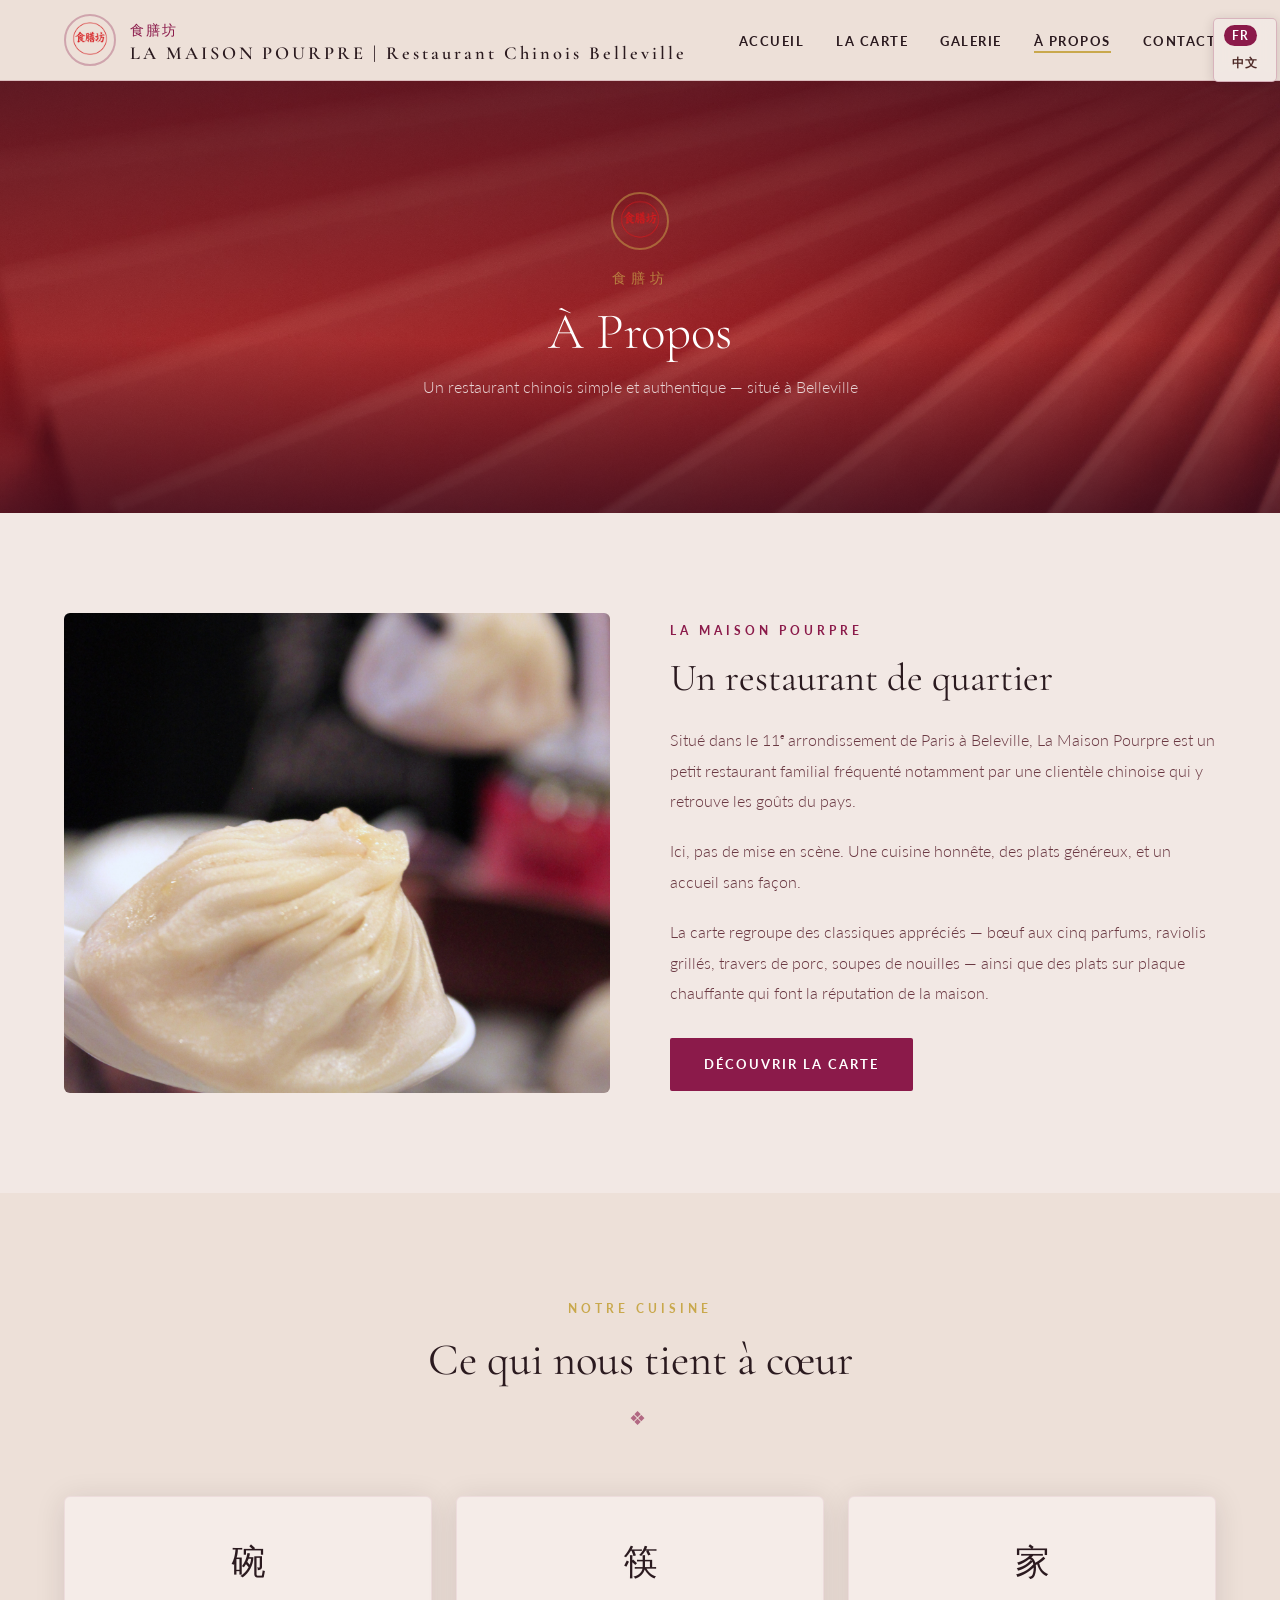
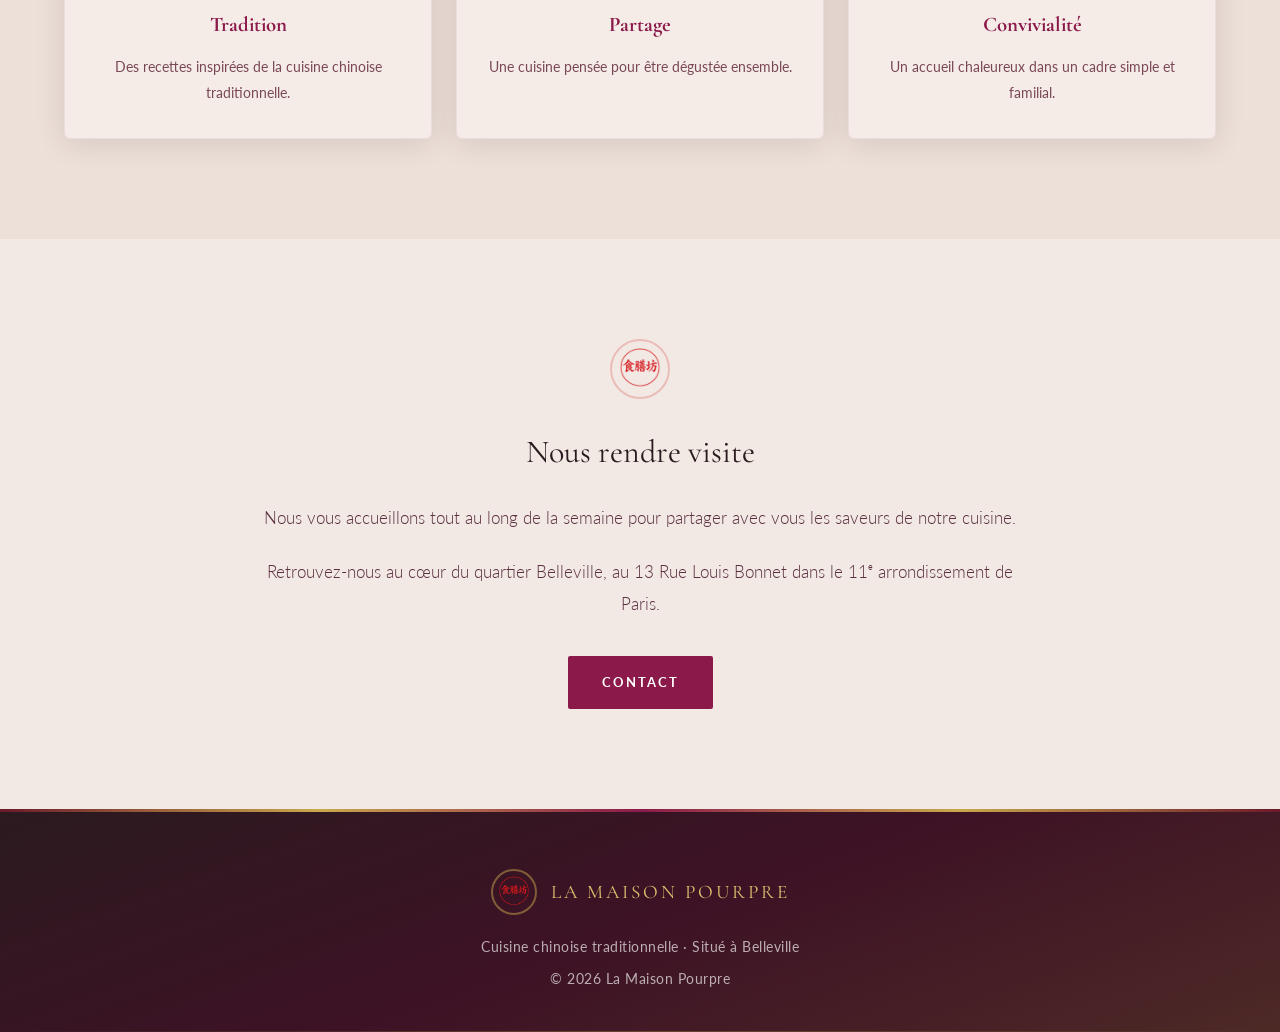
<file: apropos.html>
<!DOCTYPE html>
<html lang="fr">
<head>
  <meta charset="UTF-8">
  <meta name="viewport" content="width=device-width, initial-scale=1.0">
  <title>À Propos | Restaurant Chinois Paris 11eme - Belleville | La Maison Pourpre</title>
  <meta name="description" content="La Maison Pourpre, restaurant chinois familial à Belleville Paris 11e. Cuisine traditionnelle préparée à la commande : raviolis, bœuf aux cinq parfums, plats sur plaque chauffante.">
  <link rel="canonical" href="https://lamaisonpourpre-restaurant-chinois-belleville.fr/apropos.html">
  <link rel="icon" type="image/png" href="images/logo.png">
  <link rel="stylesheet" href="css/style.css">

  <!-- Open Graph -->
  <meta property="og:type" content="website">
  <meta property="og:title" content="À Propos – La Maison Pourpre | Restaurant Chinois Belleville Paris 11">
  <meta property="og:description" content="Découvrez l'histoire de La Maison Pourpre, restaurant familial chinois au cœur de Belleville, Paris 11e.">
  <meta property="og:image" content="https://lamaisonpourpre-restaurant-chinois-belleville.fr/images/devanturefinal.png">
  <meta property="og:url" content="https://lamaisonpourpre-restaurant-chinois-belleville.fr/apropos.html">
  <meta property="og:locale" content="fr_FR">
</head>
<body>

<!-- SÉLECTEUR DE LANGUE -->
<div class="lang-switcher">
  <button class="lang-btn active" data-lang="fr">FR</button>
  <button class="lang-btn" data-lang="zh">中文</button>
</div>

<!-- HEADER -->
<header class="header">
  <a href="index.html" class="logo-container">
    <img class="logo-img" src="images/logo.png" alt="Logo La Maison Pourpre">
    <div class="logo-text">
      <div class="chinese-name">食膳坊</div>
      <h1>LA MAISON POURPRE | Restaurant Chinois Belleville</h1>
    </div>
  </a>
  <nav>
    <ul>
      <li><a href="index.html" data-i18n="nav_home">Accueil</a></li>
      <li><a href="menu.html" data-i18n="nav_menu">La Carte</a></li>
      <li><a href="galerie.html" data-i18n="nav_gallery">Galerie</a></li>
      <li><a href="apropos.html" class="active" data-i18n="nav_about">À Propos</a></li>
      <li><a href="contact.html" data-i18n="nav_contact">Contact</a></li>
    </ul>
  </nav>
</header>

<!-- PAGE HERO -->
<section class="page-hero">
  <div class="page-hero-bg" style="background-image:url('images/eventailgauche.jpg');"></div>
  <div class="page-hero-overlay"></div>
  <div class="page-hero-content">
    <img class="page-hero-logo" src="images/logo.png" alt="La Maison Pourpre restaurant chinois Belleville">
    <span class="hero-chinese">食膳坊</span>
    <h1 data-i18n="about_hero_title">À Propos</h1>
    <p data-i18n="about_hero_desc">Une cuisine familiale, simple et authentique.</p>
  </div>
</section>

<!-- PRÉSENTATION PRINCIPALE -->
<section class="section" style="background:var(--cream);">
  <div class="container">
    <div class="about-grid">
      <div class="about-img reveal">
        <img src="images/dumpling.jpg" alt="Raviolis grillés – spécialité de La Maison Pourpre, restaurant chinois Paris 11">
      </div>
      <div class="about-text reveal">
        <span style="display:inline-block; font-size:0.72rem; font-weight:700; letter-spacing:4px; text-transform:uppercase; color:var(--red); margin-bottom:14px;" data-i18n="about_label">La Maison Pourpre</span>
        <h2 data-i18n="about_title">Un restaurant de quartier</h2>
        <p data-i18n="about_p1">Situé dans le 11ᵉ arrondissement de Paris à Belleville, La Maison Pourpre est un petit restaurant familial fréquenté notamment par une clientèle chinoise qui y retrouve les goûts du pays.</p>
        <p data-i18n="about_p2">Ici, pas de mise en scène. Une cuisine honnête, des plats généreux, et un accueil sans façon.</p>
        <p data-i18n="about_p3">La carte regroupe des classiques appréciés — bœuf aux cinq parfums, raviolis grillés, travers de porc, soupes de nouilles — ainsi que des plats sur plaque chauffante qui font la réputation de la maison.</p>
        <a href="menu.html" class="btn-primary" style="margin-top:10px;" data-i18n="btn_carte">Découvrir la carte</a>
      </div>
    </div>
  </div>
</section>

<!-- VALEURS -->
<section class="section" style="background:var(--paper);">
  <div class="container">
    <div class="section-title reveal">
      <span class="label" data-i18n="val_label">Notre Cuisine</span>
      <h2 data-i18n="val_title">Ce qui nous tient à cœur</h2>
      <span class="ornament">❖</span>
    </div>
    <div class="values-grid reveal">
      <div class="value-item">
        <div class="value-icon">碗</div>
        <h3 data-i18n="val1_title">Tradition</h3>
        <p data-i18n="val1_text">Des recettes inspirées de la cuisine chinoise traditionnelle.</p>
      </div>
      <div class="value-item">
        <div class="value-icon">筷</div>
        <h3 data-i18n="val2_title">Partage</h3>
        <p data-i18n="val2_text">Une cuisine pensée pour être dégustée ensemble.</p>
      </div>
      <div class="value-item">
        <div class="value-icon">家</div>
        <h3 data-i18n="val3_title">Convivialité</h3>
        <p data-i18n="val3_text">Un accueil chaleureux dans un cadre simple et familial.</p>
      </div>
    </div>
  </div>
</section>

<!-- NOUS RENDRE VISITE -->
<section class="section" style="background:var(--cream);">
  <div class="container">
    <div class="intro-content reveal" style="text-align:center;">
      <img src="images/logo.png" alt="Logo La Maison Pourpre" style="width:60px; height:60px; object-fit:contain; border-radius:50%; margin:0 auto 24px; border:2px solid rgba(204,18,0,0.2);">
      <h2 style="font-family:'Cormorant Garamond',serif; font-size:2rem; font-weight:400; margin-bottom:22px;" data-i18n="visit_title">Nous rendre visite</h2>
      <p data-i18n="visit_p1">Nous vous accueillons tout au long de la semaine pour partager avec vous les saveurs de notre cuisine.</p>
      <p data-i18n="visit_p2">Retrouvez-nous au cœur du quartier Belleville, au 13 Rue Louis Bonnet dans le 11ᵉ arrondissement de Paris.</p>
      <a href="contact.html" class="btn-primary" style="margin-top:14px;" data-i18n="nav_contact">Contact</a>
    </div>
  </div>
</section>

<!-- FOOTER -->
<footer>
  <div class="footer-logo">
    <img src="images/logo.png" alt="Logo La Maison Pourpre">
    <h3>LA MAISON POURPRE</h3>
  </div>
  <p data-i18n="footer_tagline">Cuisine chinoise traditionnelle · Paris 11ᵉ</p>
  <p data-i18n="footer_copy">© 2026 La Maison Pourpre</p>
</footer>

<button id="backToTop">↑</button>

<script src="js/lang.js"></script>
</body>
</html>
</file>
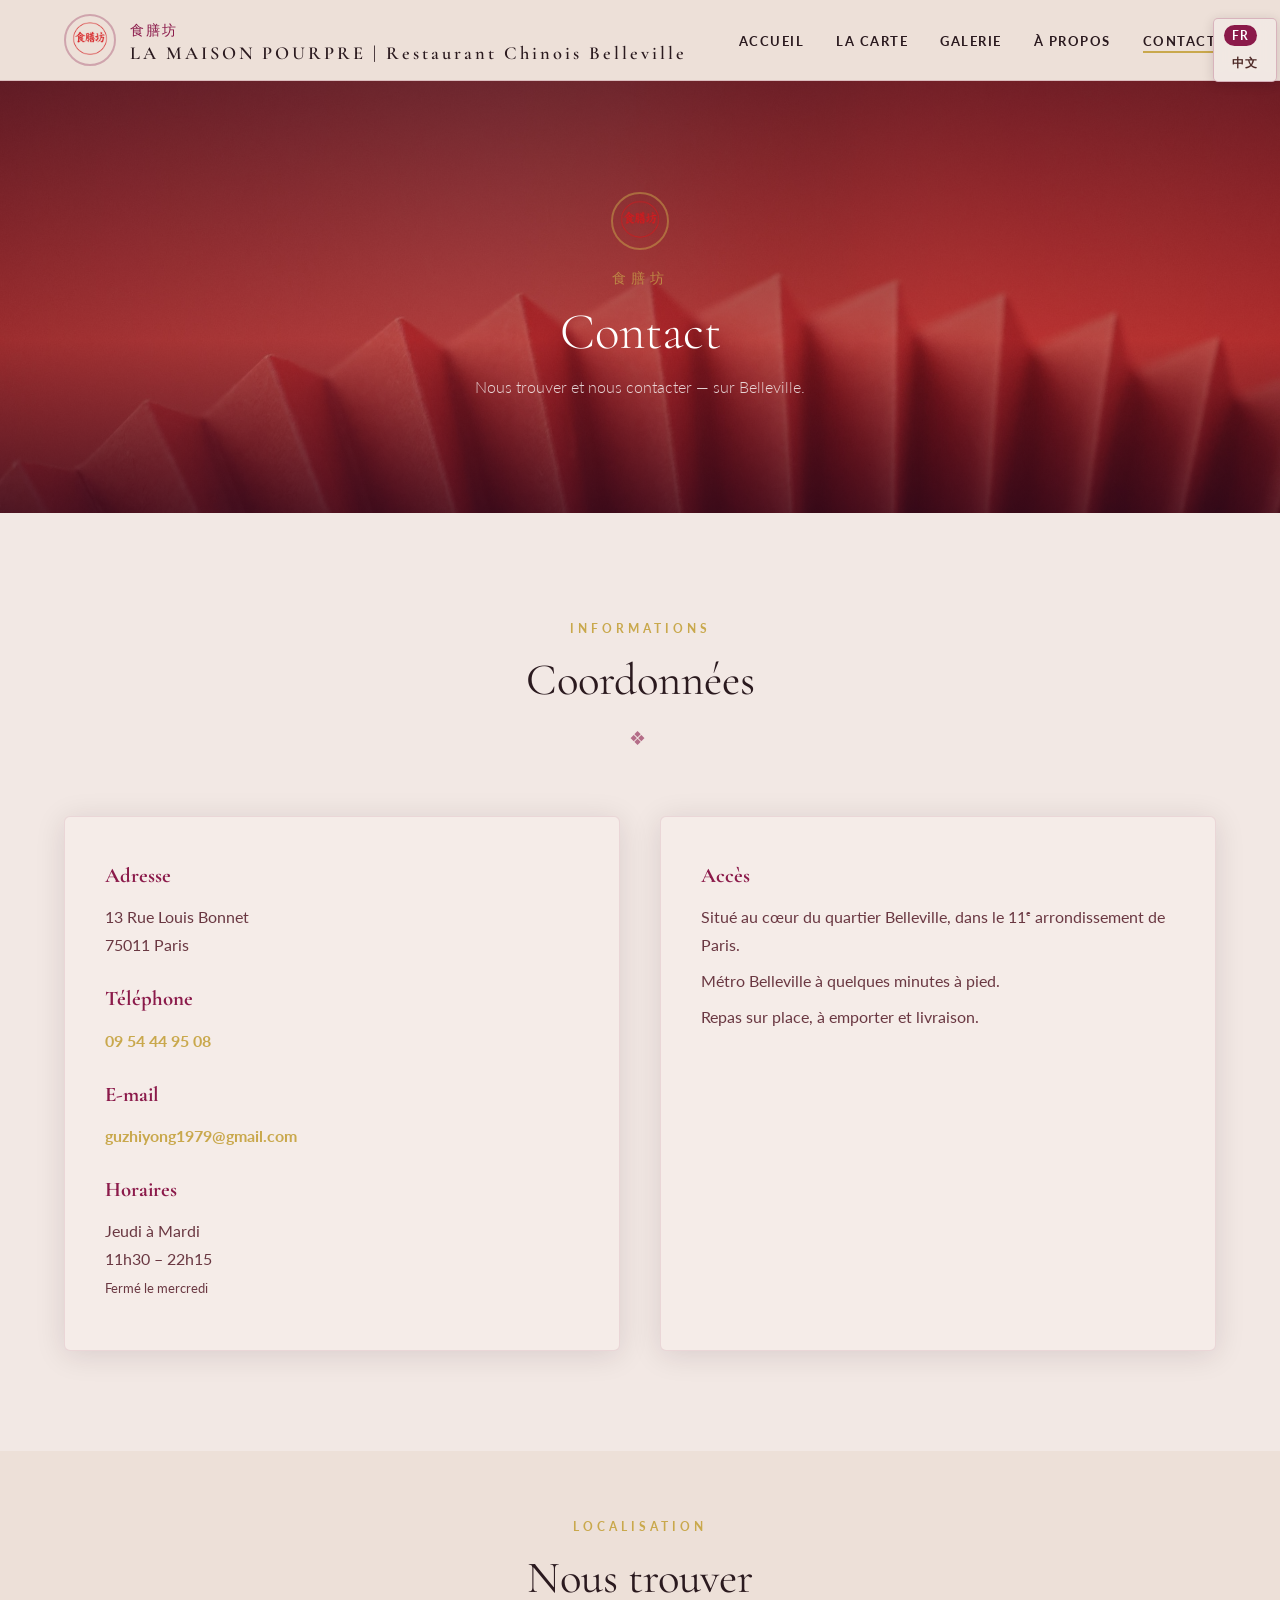
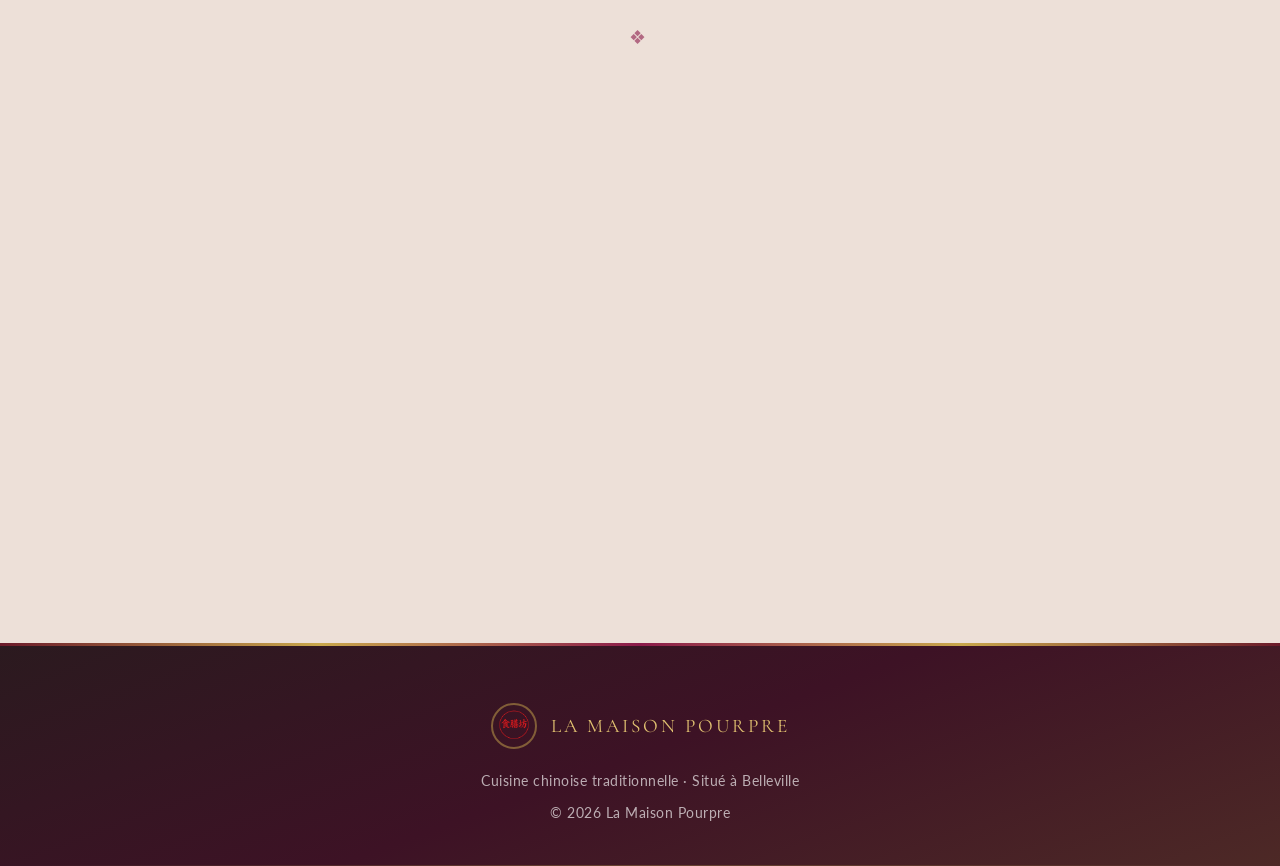
<file: contact.html>
<!DOCTYPE html>
<html lang="fr">
<head>
  <meta charset="UTF-8">
  <meta name="viewport" content="width=device-width, initial-scale=1.0">
  <title>Contact & Horaires | Restaurant Chinois Paris 11 Belleville | La Maison Pourpre</title>
  <meta name="description" content="Contactez La Maison Pourpre, restaurant chinois à Paris 11 Belleville. 13 Rue Louis Bonnet 75011 Paris. Tél : 09 54 44 95 08. Ouvert du jeudi au mardi, 11h30–22h15.">
  <link rel="canonical" href="https://lamaisonpourpre-restaurant-chinois-belleville.fr/contact.html">
  <link rel="icon" type="image/png" href="images/logo.png">
  <link rel="stylesheet" href="css/style.css">

  <!-- Open Graph -->
  <meta property="og:type" content="website">
  <meta property="og:title" content="Contact – La Maison Pourpre | Restaurant Chinois Belleville Paris 11">
  <meta property="og:description" content="13 Rue Louis Bonnet, 75011 Paris. Tél : 09 54 44 95 08. Ouvert du jeudi au mardi, 11h30–22h15. Métro Belleville.">
  <meta property="og:image" content="https://lamaisonpourpre-restaurant-chinois-belleville.fr/images/devanturefinal.png">
  <meta property="og:url" content="https://lamaisonpourpre-restaurant-chinois-belleville.fr/contact.html">
  <meta property="og:locale" content="fr_FR">
</head>
<body>

<!-- SÉLECTEUR DE LANGUE -->
<div class="lang-switcher">
  <button class="lang-btn active" data-lang="fr">FR</button>
  <button class="lang-btn" data-lang="zh">中文</button>
</div>

<!-- HEADER -->
<header class="header">
  <a href="index.html" class="logo-container">
    <img class="logo-img" src="images/logo.png" alt="Logo La Maison Pourpre">
    <div class="logo-text">
      <div class="chinese-name">食膳坊</div>
      <h1>LA MAISON POURPRE | Restaurant Chinois Belleville</h1>
    </div>
  </a>
  <nav>
    <ul>
      <li><a href="index.html" data-i18n="nav_home">Accueil</a></li>
      <li><a href="menu.html" data-i18n="nav_menu">La Carte</a></li>
      <li><a href="galerie.html" data-i18n="nav_gallery">Galerie</a></li>
      <li><a href="apropos.html" data-i18n="nav_about">À Propos</a></li>
      <li><a href="contact.html" class="active" data-i18n="nav_contact">Contact</a></li>
    </ul>
  </nav>
</header>

<!-- PAGE HERO -->
<section class="page-hero">
  <div class="page-hero-bg" style="background-image:url('images/design.jpg');"></div>
  <div class="page-hero-overlay"></div>
  <div class="page-hero-content">
    <img class="page-hero-logo" src="images/logo.png" alt="La Maison Pourpre restaurant chinois Belleville">
    <span class="hero-chinese">食膳坊</span>
    <h1 data-i18n="contact_hero_title">Contact</h1>
    <p data-i18n="contact_hero_desc">Nous trouver et nous contacter.</p>
  </div>
</section>

<!-- COORDONNÉES -->
<section class="section" style="background:var(--cream);">
  <div class="container">
    <div class="section-title reveal">
      <span class="label" data-i18n="contact_info_label">Informations</span>
      <h2 data-i18n="contact_info_title">Coordonnées</h2>
      <span class="ornament">❖</span>
    </div>
    <div class="contact-grid reveal">

      <div class="contact-card">
        <h3 data-i18n="info_addr_title">Adresse</h3>
        <p>13 Rue Louis Bonnet<br>75011 Paris</p>

        <h3 data-i18n="info_phone_title">Téléphone</h3>
        <p><a href="tel:+33954449508">09 54 44 95 08</a></p>

        <h3 data-i18n="info_email_title">E-mail</h3>
        <p><a href="mailto:guzhiyong1979@gmail.com">guzhiyong1979@gmail.com</a></p>

        <h3 data-i18n="info_hours_title">Horaires</h3>
        <p data-i18n="info_hours">Jeudi à Mardi<br>11h30 – 22h15<br><small>Fermé le mercredi</small></p>
      </div>

      <div class="contact-card">
        <h3 data-i18n="contact_access">Accès</h3>
        <p data-i18n="contact_access_p1">Situé au cœur du quartier Belleville, dans le 11ᵉ arrondissement de Paris.</p>
        <p data-i18n="contact_access_p2">Métro Belleville à quelques minutes à pied.</p>
        <p data-i18n="contact_access_p3">Repas sur place, à emporter et livraison.</p>
      </div>

    </div>
  </div>
</section>

<!-- CARTE -->
<section class="section" style="background:var(--paper); padding-top:60px;">
  <div class="container">
    <div class="section-title reveal">
      <span class="label" data-i18n="contact_map_label">Localisation</span>
      <h2 data-i18n="contact_map_title">Nous trouver</h2>
      <span class="ornament">❖</span>
    </div>
    <div class="map-container reveal">
      <iframe
        src="https://www.google.com/maps?q=13+Rue+Louis+Bonnet+75011+Paris&output=embed"
        loading="lazy"
        allowfullscreen=""
        title="Carte – La Maison Pourpre, 13 Rue Louis Bonnet 75011 Paris">
      </iframe>
    </div>
  </div>
</section>

<!-- FOOTER -->
<footer>
  <div class="footer-logo">
    <img src="images/logo.png" alt="Logo La Maison Pourpre">
    <h3>LA MAISON POURPRE</h3>
  </div>
  <p data-i18n="footer_tagline">Cuisine chinoise traditionnelle · Paris 11ᵉ</p>
  <p data-i18n="footer_copy">© 2026 La Maison Pourpre</p>
</footer>

<button id="backToTop">↑</button>

<script src="js/lang.js"></script>
</body>
</html>
</file>
<file: css/style.css>
/* ============================================================
   LA MAISON POURPRE — style.css
   Police : Cormorant Garamond (titres) + Lato (corps)
   Palette : Pourpre · Bordeaux · Or · Brun
   ============================================================ */

@import url('https://fonts.googleapis.com/css2?family=Cormorant+Garamond:ital,wght@0,300;0,400;0,600;0,700;1,300;1,400&family=Lato:wght@300;400;700&display=swap');

/* ──────────────────────────────────────────────
   VARIABLES
────────────────────────────────────────────── */
:root {
  --red:          #8B1A4A;   /* pourpre principal */
  --red-dark:     #5E0F33;   /* pourpre foncé */
  --red-light:    #A93060;   /* pourpre clair */
  --bordeaux:     #6B1A2A;   /* bordeaux profond */
  --brown:        #4D2926;   /* brun chaud */
  --brown-light:  #7A4A3A;   /* brun moyen */
  --green:        #3D6B4A;
  --cream:        #F2E8E4;   /* crème légèrement rosée */
  --paper:        #EDE0D8;   /* fond général — ivoire pourpré */
  --paper-light:  #F5ECE8;   /* sections alternées */
  --ink:          #2B1A1F;   /* texte foncé avec teinte pourpre */
  --gold:         #C9A84C;   /* or conservé */
  --gold-light:   #E0C070;   /* or clair */

  --radius:     6px;
  --transition: all 0.35s ease;
  --shadow:     0 4px 30px rgba(43,10,30,.12);
  --shadow-lg:  0 12px 50px rgba(43,10,30,.22);
}

/* ──────────────────────────────────────────────
   RESET
────────────────────────────────────────────── */
*, *::before, *::after { margin:0; padding:0; box-sizing:border-box; }
html { scroll-behavior:smooth; }

body {
  font-family: 'Lato', sans-serif;
  background: var(--paper);
  color: var(--ink);
  line-height: 1.8;
  overflow-x: hidden;
}

img { display:block; max-width:100%; }

/* ──────────────────────────────────────────────
   SÉLECTEUR DE LANGUE
────────────────────────────────────────────── */
.lang-switcher {
  position: absolute;
  top: 18px;
  right: 3px;
  z-index: 2000;
  display: flex;
  flex-direction: column;
  align-items: flex-start;
  gap: 6px;
  background: rgba(242,232,228,0.95);
  border: 1px solid rgba(139,26,74,0.25);
  border-radius: 5px;
  padding: 6px 10px;
  backdrop-filter: blur(8px);
  box-shadow: 0 2px 12px rgba(43,10,30,.15);
}

.lang-btn {
  background: none;
  border: none;
  cursor: pointer;
  font-family: 'Lato', sans-serif;
  font-size: 0.78rem;
  font-weight: 700;
  letter-spacing: 1px;
  color: var(--brown);
  padding: 3px 8px;
  border-radius: 20px;
  transition: var(--transition);
  text-transform: uppercase;
}

.lang-btn.active,
.lang-btn:hover {
  background: var(--red);
  color: white;
}

/* ──────────────────────────────────────────────
   CONTAINER
────────────────────────────────────────────── */
.container { width:90%; max-width:1200px; margin:auto; }

/* ──────────────────────────────────────────────
   HEADER
────────────────────────────────────────────── */
.header {
  position: sticky;
  top: 0;
  z-index: 1000;
  background: rgba(237,224,216,0.97);
  backdrop-filter: blur(12px);
  border-bottom: 1px solid rgba(139,26,74,0.18);
  display: flex;
  justify-content: space-between;
  align-items: center;
  padding: 14px 5%;
  transition: var(--transition);
}

.logo-container {
  display: flex;
  align-items: center;
  gap: 14px;
  text-decoration: none;
}

.logo-container img.logo-img {
  width: 52px;
  height: 52px;
  object-fit: contain;
  border-radius: 50%;
  border: 2px solid rgba(139,26,74,0.3);
}

.logo-text h1 {
  font-family: 'Cormorant Garamond', serif;
  font-size: 1.15rem;
  font-weight: 600;
  letter-spacing: 3px;
  color: var(--ink);
  line-height: 1.1;
}

.logo-text .chinese-name {
  font-size: 0.9rem;
  color: var(--red);
  letter-spacing: 2px;
}

nav ul {
  display: flex;
  list-style: none;
  gap: 32px;
  align-items: center;
}

nav a {
  text-decoration: none;
  color: var(--ink);
  font-family: 'Lato', sans-serif;
  font-size: 0.82rem;
  font-weight: 700;
  letter-spacing: 1.5px;
  text-transform: uppercase;
  transition: var(--transition);
  position: relative;
  padding-bottom: 4px;
}

nav a::after {
  content: '';
  position: absolute;
  bottom: 0; left: 0;
  width: 0; height: 2px;
  background: var(--gold);
  transition: width 0.3s ease;
}

nav a:hover::after,
nav a.active::after { width: 100%; }
nav a:hover { color: var(--red); }

/* ──────────────────────────────────────────────
   HERO (index)
────────────────────────────────────────────── */
.hero {
  height: 100vh;
  min-height: 600px;
  background-color: var(--red-dark);
  background-image: url('../images/devanurepoupre.jpg');
  background-position: center center;
  background-size: cover;
  background-repeat: no-repeat;
  position: relative;
  display: flex;
  align-items: center;
  justify-content: center;
  overflow: hidden;
}

.hero-bg {
  position: absolute;
  inset: 0;
  background-image: url('../images/devanurepoupre.jpg');
  background-position: center center;
  background-size: cover;
  background-repeat: no-repeat;
  transform: scale(1.05);
  animation: heroZoom 18s ease-in-out infinite alternate;
}

@keyframes heroZoom {
  from { transform: scale(1.05); }
  to   { transform: scale(1.12); }
}

.hero-overlay {
  position: absolute;
  inset: 0;
  background: linear-gradient(
    to bottom,
    rgba(43,10,30,.60) 0%,
    rgba(107,26,42,.40) 60%,
    rgba(43,10,30,.75) 100%
  );
}

.hero-content {
  position: relative;
  text-align: center;
  color: white;
  max-width: 860px;
  padding: 20px;
  animation: fadeUp 1.4s ease both;
}

.hero-logo {
  width: 90px;
  height: 90px;
  object-fit: contain;
  border-radius: 50%;
  margin: 0 auto 24px;
  border: 3px solid rgba(201,168,76,0.5);
  animation: fadeUp 1s ease 0.2s both;
}

.hero-chinese {
  display: block;
  font-family: 'Cormorant Garamond', serif;
  font-size: 1.1rem;
  letter-spacing: 6px;
  color: rgba(201,168,76,0.75);
  text-transform: uppercase;
  margin-bottom: 16px;
  animation: fadeUp 1s ease 0.4s both;
}

.hero h2 {
  font-family: 'Cormorant Garamond', serif;
  font-size: 4.5rem;
  font-weight: 300;
  line-height: 1.1;
  margin-bottom: 18px;
  animation: fadeUp 1s ease 0.5s both;
}

.hero p {
  font-size: 1.1rem;
  font-weight: 300;
  letter-spacing: 1px;
  margin-bottom: 44px;
  opacity: 0.9;
  animation: fadeUp 1s ease 0.7s both;
}

.hero-divider {
  width: 60px;
  height: 1px;
  background: rgba(201,168,76,0.6);
  margin: 0 auto 40px;
  animation: fadeUp 1s ease 0.6s both;
}

.hero-buttons {
  display: flex;
  justify-content: center;
  gap: 20px;
  flex-wrap: wrap;
  animation: fadeUp 1s ease 0.9s both;
}

/* ──────────────────────────────────────────────
   BOUTONS
────────────────────────────────────────────── */
.btn-primary, .btn-secondary {
  padding: 13px 32px;
  border-radius: 2px;
  text-decoration: none;
  font-family: 'Lato', sans-serif;
  font-size: 0.8rem;
  font-weight: 700;
  letter-spacing: 2px;
  text-transform: uppercase;
  transition: var(--transition);
  display: inline-block;
}

.btn-primary {
  background: var(--red);
  color: white;
  border: 2px solid var(--red);
}

.btn-primary:hover {
  background: var(--red-dark);
  border-color: var(--red-dark);
  transform: translateY(-2px);
  box-shadow: 0 8px 25px rgba(139,26,74,.40);
}

.btn-secondary {
  border: 2px solid rgba(201,168,76,0.7);
  color: var(--gold-light);
  background: transparent;
}

.btn-secondary:hover {
  background: var(--gold);
  color: var(--ink);
  border-color: var(--gold);
}

/* ──────────────────────────────────────────────
   SECTIONS
────────────────────────────────────────────── */
.section { padding: 100px 0; }

.section-title {
  text-align: center;
  margin-bottom: 60px;
}

.section-title .label {
  display: inline-block;
  font-size: 0.72rem;
  font-weight: 700;
  letter-spacing: 4px;
  text-transform: uppercase;
  color: var(--gold);
  margin-bottom: 14px;
}

.section-title h2 {
  font-family: 'Cormorant Garamond', serif;
  font-size: 2.8rem;
  font-weight: 400;
  color: var(--ink);
  line-height: 1.2;
}

.section-title .ornament {
  display: block;
  color: var(--red);
  font-size: 1.2rem;
  margin-top: 14px;
  opacity: 0.6;
  letter-spacing: 6px;
}

/* ──────────────────────────────────────────────
   INTRO (index)
────────────────────────────────────────────── */
.intro { background: var(--paper-light); }

.intro-content {
  max-width: 760px;
  margin: auto;
  text-align: center;
}

.intro-content p {
  margin-bottom: 22px;
  font-size: 1.05rem;
  color: #5a3040;
  font-weight: 300;
  line-height: 1.9;
}

/* ──────────────────────────────────────────────
   CARTES (spécialités etc.)
────────────────────────────────────────────── */
.cards {
  display: grid;
  grid-template-columns: repeat(auto-fit, minmax(280px,1fr));
  gap: 30px;
}

.card {
  background: var(--paper-light);
  border-radius: var(--radius);
  overflow: hidden;
  box-shadow: var(--shadow);
  transition: var(--transition);
  border: 1px solid rgba(139,26,74,0.08);
}

.card:hover { transform: translateY(-8px); box-shadow: var(--shadow-lg); }

.card-image { height: 250px; overflow: hidden; }

.card-image img {
  width: 100%; height: 100%;
  object-fit: cover;
  transition: 0.6s ease;
}

.card:hover .card-image img { transform: scale(1.08); }

.card-content { padding: 28px; }

.card-content h3 {
  font-family: 'Cormorant Garamond', serif;
  font-size: 1.4rem;
  color: var(--red);
  margin-bottom: 10px;
}

.card-content .chinese { font-size: 0.85rem; color: var(--brown-light); letter-spacing: 2px; }
.card-content p { color: #6a3842; font-size: 0.95rem; }

/* ──────────────────────────────────────────────
   AMBIANCE (2 images)
────────────────────────────────────────────── */
.atmosphere-grid {
  display: grid;
  grid-template-columns: 1fr 1fr;
  gap: 16px;
}

.atmosphere-grid .atm-item {
  position: relative;
  overflow: hidden;
  border-radius: var(--radius);
}

.atmosphere-grid .atm-item img {
  width: 100%;
  height: 360px;
  object-fit: cover;
  transition: transform 0.8s ease;
}

.atmosphere-grid .atm-item:hover img { transform: scale(1.05); }

/* ──────────────────────────────────────────────
   INFOS RAPIDES (index bas)
────────────────────────────────────────────── */
.info {
  background: linear-gradient(135deg, var(--ink) 0%, #3D1225 60%, var(--bordeaux) 100%);
  color: white;
}

.info-grid {
  display: grid;
  grid-template-columns: repeat(auto-fit, minmax(220px,1fr));
  gap: 40px;
  text-align: center;
}

.info-grid .info-block h3 {
  font-family: 'Cormorant Garamond', serif;
  font-size: 1.3rem;
  color: var(--gold);
  margin-bottom: 12px;
  letter-spacing: 1px;
}

.info-grid .info-block p { color: rgba(242,232,228,0.85); font-size: 0.95rem; line-height: 1.7; }

.info-grid .info-block a {
  color: var(--gold-light);
  text-decoration: none;
  transition: var(--transition);
}

.info-grid .info-block a:hover {
  color: white;
  text-shadow: 0 0 12px rgba(201,168,76,0.6);
}

/* ──────────────────────────────────────────────
   ÉVENTAIL DÉCORATIF
────────────────────────────────────────────── */
.devanture {
  display: flex;
  justify-content: center;
  padding: 30px 0;
  background: var(--cream);
}

.devanture img {
  width: min(100%, 520px);
  max-width: 520px;
  height: auto;
  display: block;
  border-radius: 8px;
  box-shadow: 0 10px 30px rgba(43,10,30,0.18);
}

.fan-deco {
  width: 100%;
  overflow: hidden;
  position: relative;
  height: 200px;
  background: var(--paper-light);
  display: flex;
  align-items: center;
  justify-content: center;
}

.fan-deco img {
  height: 220px;
  object-fit: contain;
  opacity: 0.45;
  mix-blend-mode: multiply;
}

.fan-deco-bottom {
  width: 100%;
  overflow: hidden;
  height: 150px;
  background: var(--paper);
  display: flex;
  align-items: flex-end;
  justify-content: center;
}

.fan-deco-bottom img {
  height: 170px;
  object-fit: contain;
  opacity: 0.35;
  mix-blend-mode: multiply;
}

/* ──────────────────────────────────────────────
   PAGE HERO (pages internes)
────────────────────────────────────────────── */
.page-hero {
  height: 48vh;
  min-height: 340px;
  display: flex;
  align-items: center;
  justify-content: center;
  text-align: center;
  color: white;
  position: relative;
  background-size: cover;
  background-position: center;
  overflow: hidden;
}

.page-hero-bg {
  position: absolute;
  inset: 0;
  background-size: cover;
  background-position: center;
  animation: heroZoom 18s ease-in-out infinite alternate;
}

.page-hero-overlay {
  position: absolute;
  inset: 0;
  background: linear-gradient(to bottom, rgba(43,10,30,.65), rgba(107,26,42,.45) 60%, rgba(43,10,30,.75));
}

.page-hero-content {
  position: relative;
  z-index: 2;
  animation: fadeUp 1s ease both;
}

.page-hero-logo {
  width: 58px;
  height: 58px;
  object-fit: contain;
  border-radius: 50%;
  margin: 0 auto 16px;
  border: 2px solid rgba(201,168,76,0.5);
}

.page-hero-content .hero-chinese {
  display: block;
  font-family: 'Cormorant Garamond', serif;
  font-size: 0.9rem;
  letter-spacing: 5px;
  color: rgba(201,168,76,0.7);
  margin-bottom: 12px;
}

.page-hero h1 {
  font-family: 'Cormorant Garamond', serif;
  font-size: 3.2rem;
  font-weight: 300;
  line-height: 1.1;
  margin-bottom: 12px;
}

.page-hero p {
  font-size: 1rem;
  font-weight: 300;
  opacity: 0.8;
}

/* ──────────────────────────────────────────────
   GALERIE
────────────────────────────────────────────── */
.gallery-masonry {
  columns: 3 260px;
  column-gap: 18px;
}

.gallery-masonry .gal-item {
  break-inside: avoid;
  margin-bottom: 18px;
  overflow: hidden;
  border-radius: var(--radius);
  position: relative;
  cursor: pointer;
}

.gallery-masonry .gal-item img {
  width: 100%;
  height: auto;
  display: block;
  transition: transform 0.6s ease;
}

.gallery-masonry .gal-item:hover img { transform: scale(1.06); }

.gallery-masonry .gal-item .gal-overlay {
  position: absolute;
  inset: 0;
  background: rgba(43,10,30,0);
  transition: background 0.4s ease;
}

.gallery-masonry .gal-item:hover .gal-overlay { background: rgba(43,10,30,0.25); }

.image-grid {
  display: grid;
  grid-template-columns: repeat(auto-fit, minmax(220px, 1fr));
  gap: 18px;
}

.image-grid .gal-item {
  margin-bottom: 0;
}

.image-grid .gal-item img {
  width: 100%;
  min-height: 220px;
  max-height: 280px;
  object-fit: cover;
  border-radius: var(--radius);
}

/* Lightbox */
.lightbox {
  display: none;
  position: fixed;
  inset: 0;
  background: rgba(0,0,0,0.92);
  z-index: 9000;
  align-items: center;
  justify-content: center;
  cursor: zoom-out;
}

.lightbox.open { display: flex; }

.lightbox img {
  max-width: 90vw;
  max-height: 90vh;
  object-fit: contain;
  border-radius: var(--radius);
  box-shadow: 0 0 80px rgba(0,0,0,0.8);
}

.lightbox-close {
  position: absolute;
  top: 24px; right: 32px;
  background: none; border: none;
  color: var(--gold-light); font-size: 2.2rem;
  cursor: pointer; line-height: 1;
}

/* ──────────────────────────────────────────────
   MENU RESTAURANT
────────────────────────────────────────────── */
.menu-nav {
  display: flex;
  flex-wrap: wrap;
  justify-content: center;
  gap: 10px;
  margin-bottom: 60px;
}

.menu-nav-btn {
  background: var(--paper-light);
  border: 1px solid rgba(139,26,74,0.25);
  padding: 9px 22px;
  border-radius: 2px;
  font-family: 'Lato', sans-serif;
  font-size: 0.78rem;
  font-weight: 700;
  letter-spacing: 1.5px;
  text-transform: uppercase;
  cursor: pointer;
  transition: var(--transition);
  color: var(--ink);
}

.menu-nav-btn:hover,
.menu-nav-btn.active {
  background: var(--red);
  color: white;
  border-color: var(--red);
}

.menu-section { display: none; }
.menu-section.active { display: block; }

.menu-category-title {
  font-family: 'Cormorant Garamond', serif;
  font-size: 2rem;
  font-weight: 400;
  color: var(--red);
  text-align: center;
  margin-bottom: 8px;
  padding-bottom: 14px;
  border-bottom: 1px solid rgba(139,26,74,0.2);
}

.menu-category-cn {
  text-align: center;
  color: var(--gold);
  font-size: 0.85rem;
  letter-spacing: 3px;
  margin-bottom: 40px;
}

.menu-items { display: grid; gap: 16px; }

.menu-item {
  background: var(--paper-light);
  padding: 22px 28px;
  border-radius: var(--radius);
  box-shadow: 0 2px 12px rgba(43,10,30,.07);
  border-left: 3px solid transparent;
  transition: var(--transition);
  display: flex;
  justify-content: space-between;
  align-items: flex-start;
  gap: 16px;
}

.menu-item:hover {
  border-left-color: var(--gold);
  box-shadow: 0 6px 24px rgba(43,10,30,.14);
  transform: translateX(4px);
}

.menu-item-name {
  font-family: 'Cormorant Garamond', serif;
  font-size: 1.25rem;
  font-weight: 600;
  color: var(--ink);
  line-height: 1.3;
}

.menu-item-cn {
  font-size: 0.82rem;
  color: var(--red);
  letter-spacing: 2px;
  margin-top: 4px;
}

.menu-item-desc {
  font-size: 0.9rem;
  color: #7a4855;
  margin-top: 6px;
  font-style: italic;
}

.allergen-box {
  background: var(--cream);
  border-left: 4px solid var(--gold);
  padding: 18px 24px;
  border-radius: var(--radius);
  margin-bottom: 48px;
  font-size: 0.92rem;
  color: var(--brown-light);
}

/* Séparateur de sous-section dans le menu */
.menu-subsection-title {
  font-family: 'Cormorant Garamond', serif;
  font-size: 1.4rem;
  font-weight: 600;
  color: var(--bordeaux);
  margin: 40px 0 16px;
  padding-bottom: 8px;
  border-bottom: 1px solid rgba(107,26,42,0.2);
  letter-spacing: 1px;
}

.menu-subsection-cn {
  font-size: 0.8rem;
  color: var(--gold);
  letter-spacing: 3px;
  margin-bottom: 20px;
}

/* ──────────────────────────────────────────────
   CONTACT
────────────────────────────────────────────── */
.contact-grid {
  display: grid;
  grid-template-columns: 1fr 1fr;
  gap: 40px;
}

.contact-card {
  background: var(--paper-light);
  padding: 40px;
  border-radius: var(--radius);
  box-shadow: var(--shadow);
  border: 1px solid rgba(139,26,74,0.1);
}

.contact-card h3 {
  font-family: 'Cormorant Garamond', serif;
  font-size: 1.3rem;
  color: var(--red);
  margin-bottom: 10px;
  margin-top: 20px;
}

.contact-card h3:first-child { margin-top: 0; }

.contact-card p { color: #6a3842; margin-bottom: 8px; font-size: 0.97rem; }
.contact-card a { color: var(--gold); text-decoration: none; font-weight: 700; }
.contact-card a:hover { color: var(--red); text-decoration: underline; }

.map-container iframe {
  width: 100%;
  height: 420px;
  border: none;
  border-radius: var(--radius);
}

/* ──────────────────────────────────────────────
   À PROPOS
────────────────────────────────────────────── */
.about-grid {
  display: grid;
  grid-template-columns: 1fr 1fr;
  gap: 60px;
  align-items: center;
}

.about-grid .about-img {
  border-radius: var(--radius);
  overflow: hidden;
}

.about-grid .about-img img {
  width: 100%;
  height: 480px;
  object-fit: cover;
  transition: transform 0.7s ease;
}

.about-grid .about-img:hover img { transform: scale(1.04); }

.about-text h2 {
  font-family: 'Cormorant Garamond', serif;
  font-size: 2.4rem;
  font-weight: 400;
  color: var(--ink);
  margin-bottom: 24px;
  line-height: 1.2;
}

.about-text p {
  color: #6a3842;
  font-size: 1rem;
  font-weight: 300;
  line-height: 1.9;
  margin-bottom: 20px;
}

.values-grid {
  display: grid;
  grid-template-columns: repeat(3,1fr);
  gap: 24px;
  text-align: center;
}

.value-item {
  background: var(--paper-light);
  padding: 32px 22px;
  border-radius: var(--radius);
  box-shadow: var(--shadow);
  transition: var(--transition);
  border: 1px solid rgba(139,26,74,0.08);
}

.value-item:hover { transform: translateY(-6px); box-shadow: var(--shadow-lg); }

.value-icon {
  font-size: 2.2rem;
  margin-bottom: 14px;
}

.value-item h3 {
  font-family: 'Cormorant Garamond', serif;
  font-size: 1.3rem;
  color: var(--red);
  margin-bottom: 10px;
}

.value-item p { color: #7a4855; font-size: 0.9rem; }

/* ──────────────────────────────────────────────
   FOOTER
────────────────────────────────────────────── */
footer {
  background: linear-gradient(160deg, var(--ink) 0%, #3D1225 50%, var(--brown) 100%);
  color: white;
  text-align: center;
  padding: 60px 20px 40px;
  position: relative;
  overflow: hidden;
}

footer::before {
  content: '';
  position: absolute;
  top: 0; left: 0; right: 0;
  height: 3px;
  background: linear-gradient(90deg, var(--bordeaux), var(--gold), var(--red), var(--gold), var(--bordeaux));
}

footer::after {
  content: '';
  position: absolute;
  bottom: 0; left: 0; right: 0;
  height: 1px;
  background: linear-gradient(90deg, transparent, rgba(201,168,76,0.3), transparent);
}

.footer-logo {
  display: flex;
  align-items: center;
  justify-content: center;
  gap: 14px;
  margin-bottom: 20px;
}

.footer-logo img {
  width: 46px;
  height: 46px;
  object-fit: contain;
  border-radius: 50%;
  border: 2px solid rgba(201,168,76,0.5);
}

.footer-logo h3 {
  font-family: 'Cormorant Garamond', serif;
  font-size: 1.2rem;
  font-weight: 400;
  letter-spacing: 3px;
  color: var(--gold-light);
}

footer p {
  opacity: 0.65;
  font-size: 0.85rem;
  margin-top: 8px;
  letter-spacing: 0.5px;
}

/* ──────────────────────────────────────────────
   BACK TO TOP
────────────────────────────────────────────── */
#backToTop {
  position: fixed;
  right: 28px; bottom: 28px;
  width: 46px; height: 46px;
  border: none;
  border-radius: 50%;
  background: var(--red);
  color: white;
  cursor: pointer;
  font-size: 1.1rem;
  opacity: 0;
  pointer-events: none;
  transition: var(--transition);
  box-shadow: 0 4px 16px rgba(139,26,74,.45);
  z-index: 500;
}

#backToTop.show { opacity: 1; pointer-events: auto; }
#backToTop:hover { background: var(--red-dark); transform: translateY(-3px); }

/* ──────────────────────────────────────────────
   ANIMATIONS
────────────────────────────────────────────── */
@keyframes fadeUp {
  from { opacity:0; transform:translateY(30px); }
  to   { opacity:1; transform:translateY(0);    }
}

@keyframes fadeIn {
  from { opacity:0; }
  to   { opacity:1; }
}

.reveal {
  opacity: 0;
  transform: translateY(30px);
  transition: opacity 0.7s ease, transform 0.7s ease;
}

.reveal.visible {
  opacity: 1;
  transform: translateY(0);
}

/* ──────────────────────────────────────────────
   RESPONSIVE TABLET
────────────────────────────────────────────── */
@media(max-width:992px) {
  .hero h2  { font-size: 3.2rem; }
  .section  { padding: 70px 0; }
  .contact-grid { grid-template-columns: 1fr; }
  .about-grid   { grid-template-columns: 1fr; }
  .values-grid  { grid-template-columns: 1fr 1fr; }
}

/* ──────────────────────────────────────────────
   RESPONSIVE MOBILE
────────────────────────────────────────────── */
@media(max-width:768px) {
  .header { flex-direction: column; gap: 14px; padding: 12px 5%; }
  nav ul { flex-wrap: wrap; justify-content: center; gap: 12px; }
  .hero h2 { font-size: 2.4rem; }
  .page-hero h1 { font-size: 2.2rem; }
  .atmosphere-grid { grid-template-columns: 1fr; }
  .gallery-masonry { columns: 2; }
  .values-grid { grid-template-columns: 1fr; }
  .menu-item { flex-direction: column; }
  .lang-switcher { top: auto; bottom: 80px; right: 14px; }
}

@media(max-width:480px) {
  .hero h2 { font-size: 2rem; }
  .btn-primary, .btn-secondary { width: 100%; text-align: center; }
  .gallery-masonry { columns: 1; }
  .contact-card { padding: 24px 20px; }
}
</file>
